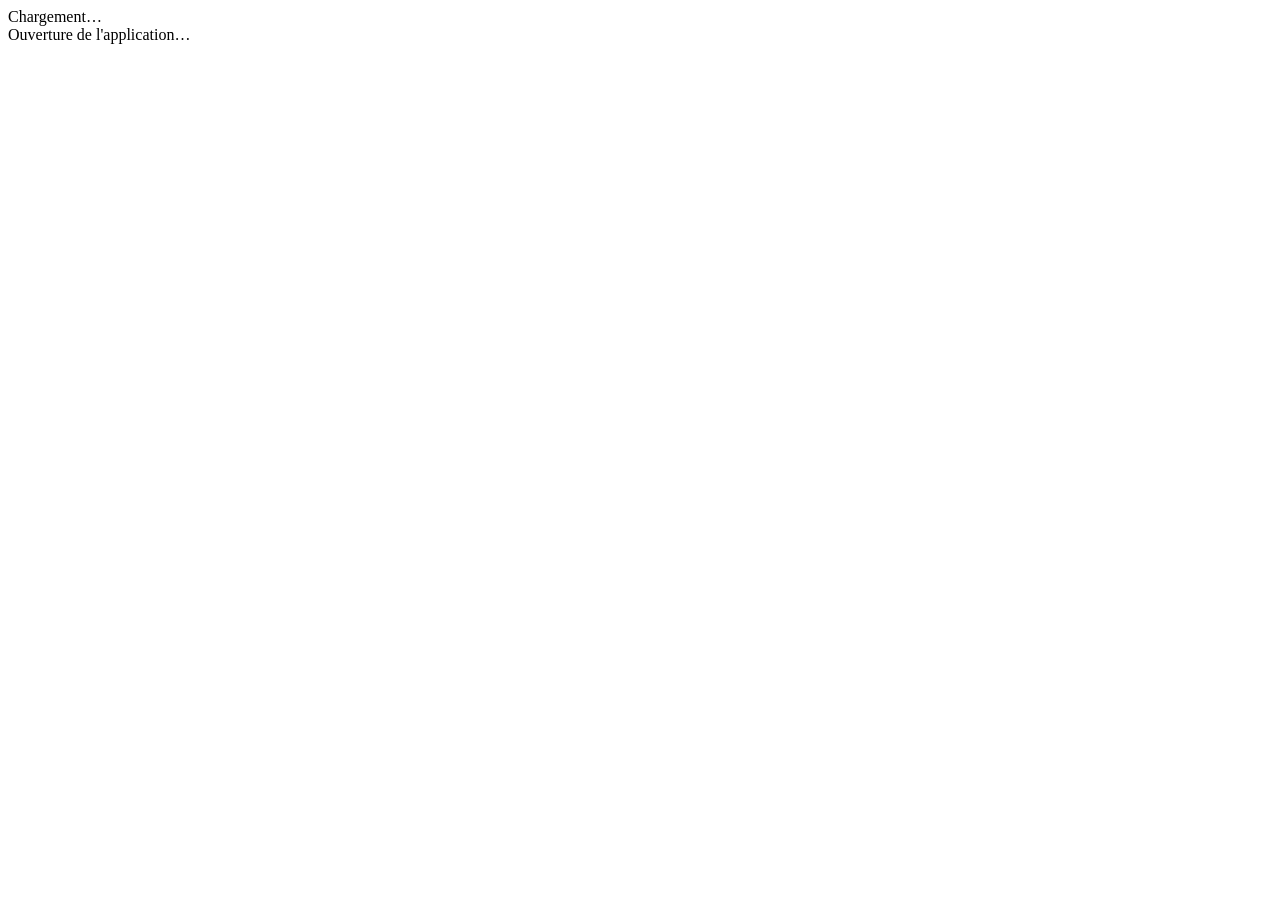
<file: app/index.html>
<!DOCTYPE html>
<html lang="fr">
<head>
<meta charset="utf-8">
<title>BFR Chantier — suivi des installations et formations</title>
<meta name="viewport" content="width=device-width, initial-scale=1, viewport-fit=cover">
<meta name="theme-color" content="#332e72">
<meta name="color-scheme" content="light">
<meta name="apple-mobile-web-app-capable" content="yes">
<meta name="apple-mobile-web-app-title" content="BFR Chantier">
<meta name="description" content="Suivi des journées de chantier : installation, mise en service et formation. Point du soir en PDF envoyé aux responsables. Fonctionne hors connexion.">
<meta name="robots" content="noindex, nofollow">
<!-- Typographies officielles BFR Systems (hors connexion : repli sur les polices du système) -->
<link rel="preconnect" href="https://fonts.googleapis.com">
<link rel="preconnect" href="https://fonts.gstatic.com" crossorigin>
<link href="https://fonts.googleapis.com/css2?family=Open+Sans:wght@400;600;700&family=Poppins:wght@500;600;700;800&display=swap" rel="stylesheet">
<link rel="manifest" href="manifest.json">
<style>/*<!--CSS-->*/</style>
</head>
<body>

<div id="app">
  <header class="topbar">
    <div class="topbar-gauche">
      <div>
        <!--LOGO-BANDEAU--><!-- logo officiel BFR Systems, posé à la construction -->
        <div class="topbar-sous">Chargement…</div>
      </div>
    </div>
  </header>
  <main class="contenu"><div class="vide">Ouverture de l'application…</div></main>
</div>

<div id="toast"></div>

<script>/*<!--MODELE-->*/</script>
<script>/*<!--STORE-->*/</script>
<script>/*<!--USAGE-->*/</script>
<script>/*<!--PDF-->*/</script>
<script>/*<!--ICONS-->*/</script>
<script>/*<!--ANNOT-->*/</script>
<script>/*<!--LOGO-->*/</script>
<script>/*<!--MARQUE-->*/</script>
<script>/*<!--UI-->*/</script>
<script>/*<!--POINTSOIR-->*/</script>
<script>/*<!--ECRANS-->*/</script>
<script>/*<!--APP-->*/</script>
<script>
/* Service worker : application hors connexion (site publié uniquement) */
if ('serviceWorker' in navigator && location.protocol === 'https:') {
  window.addEventListener('load', function () {
    navigator.serviceWorker.register('sw.js').catch(function () { });
  });
}
</script>
</body>
</html>
</file>
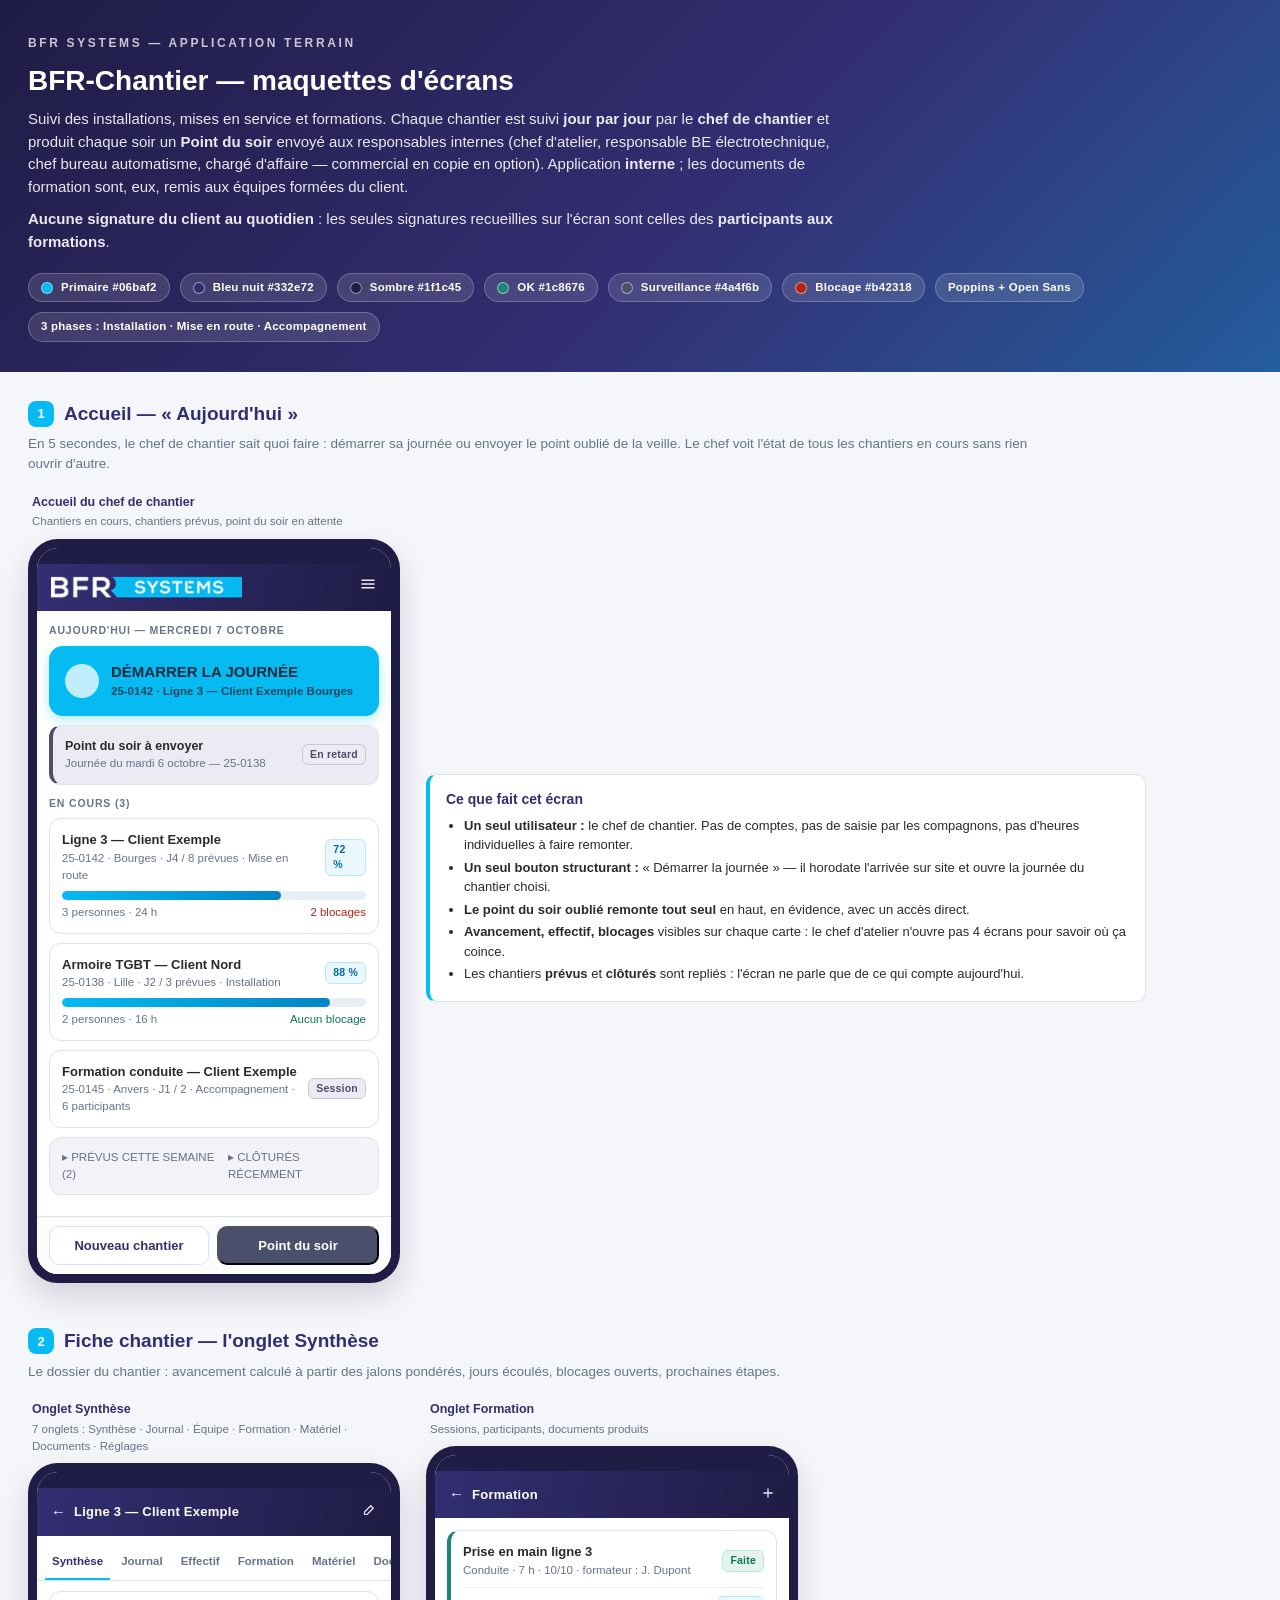
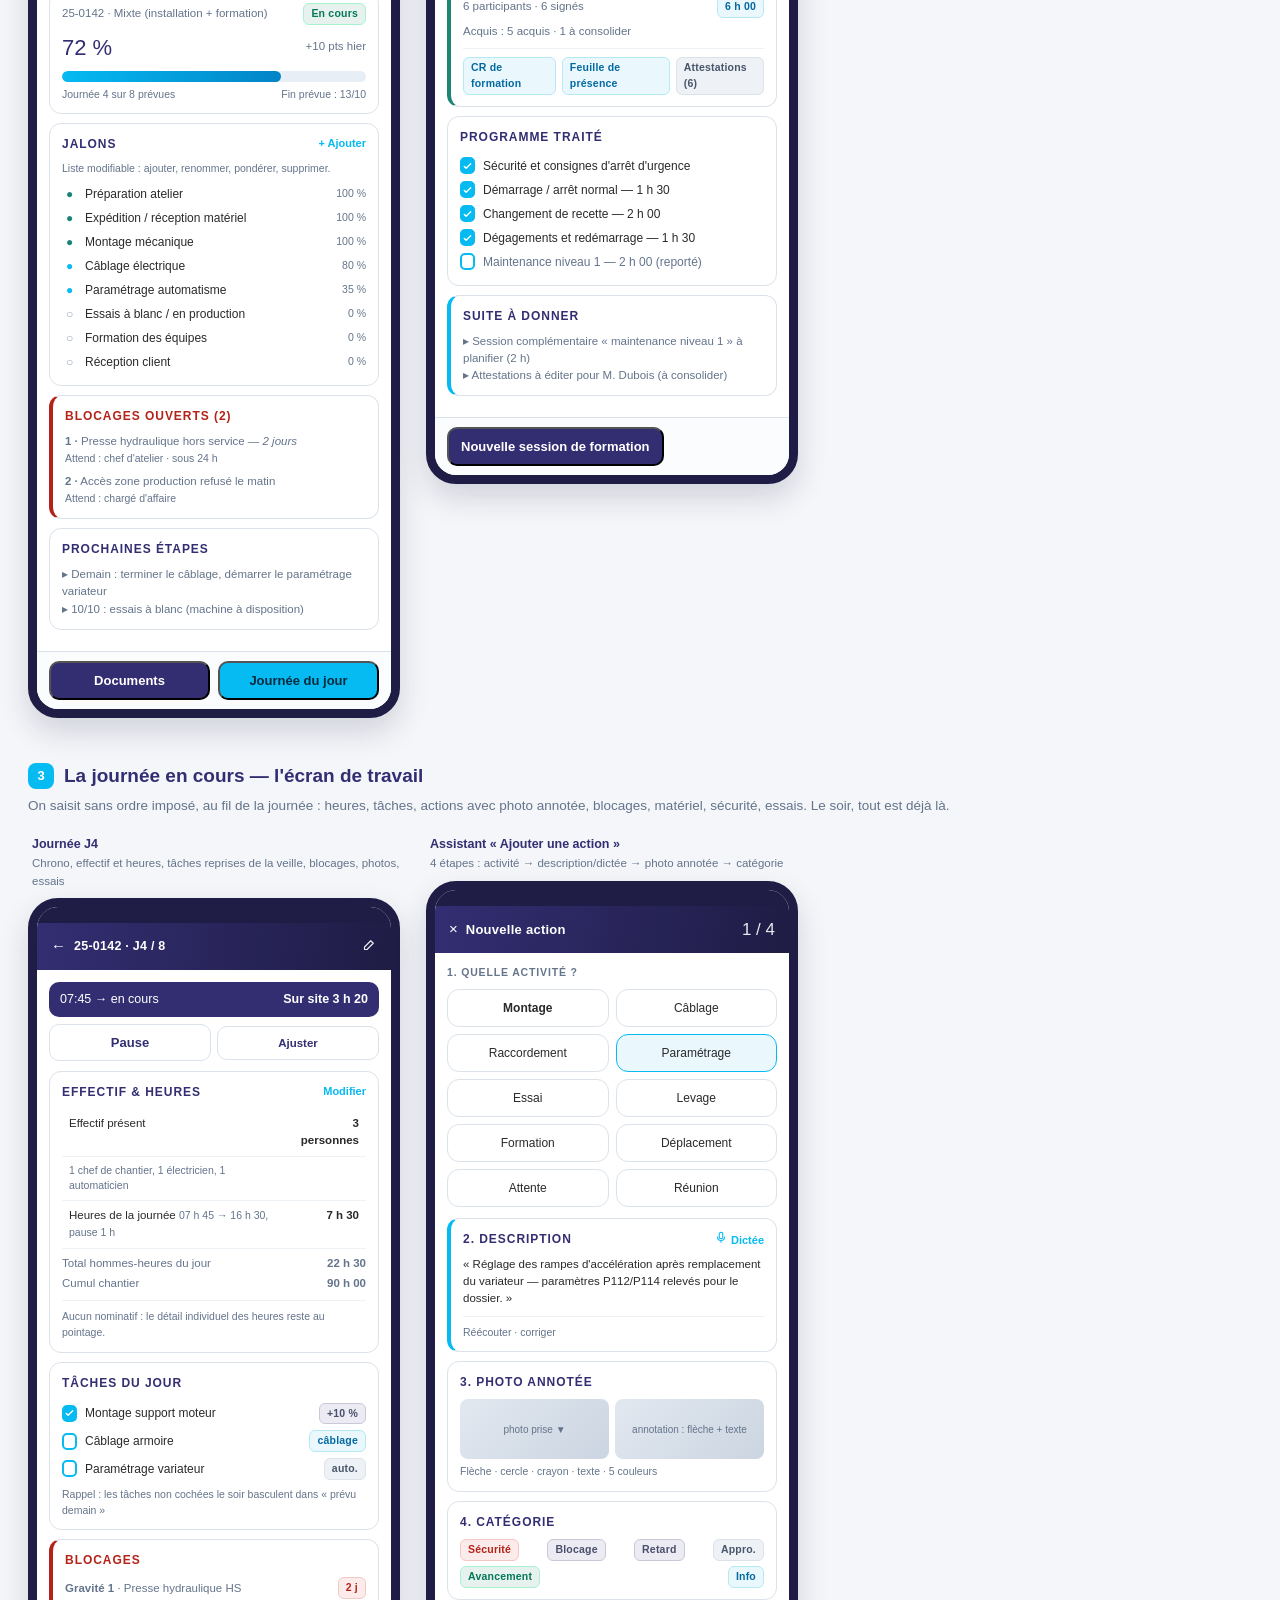
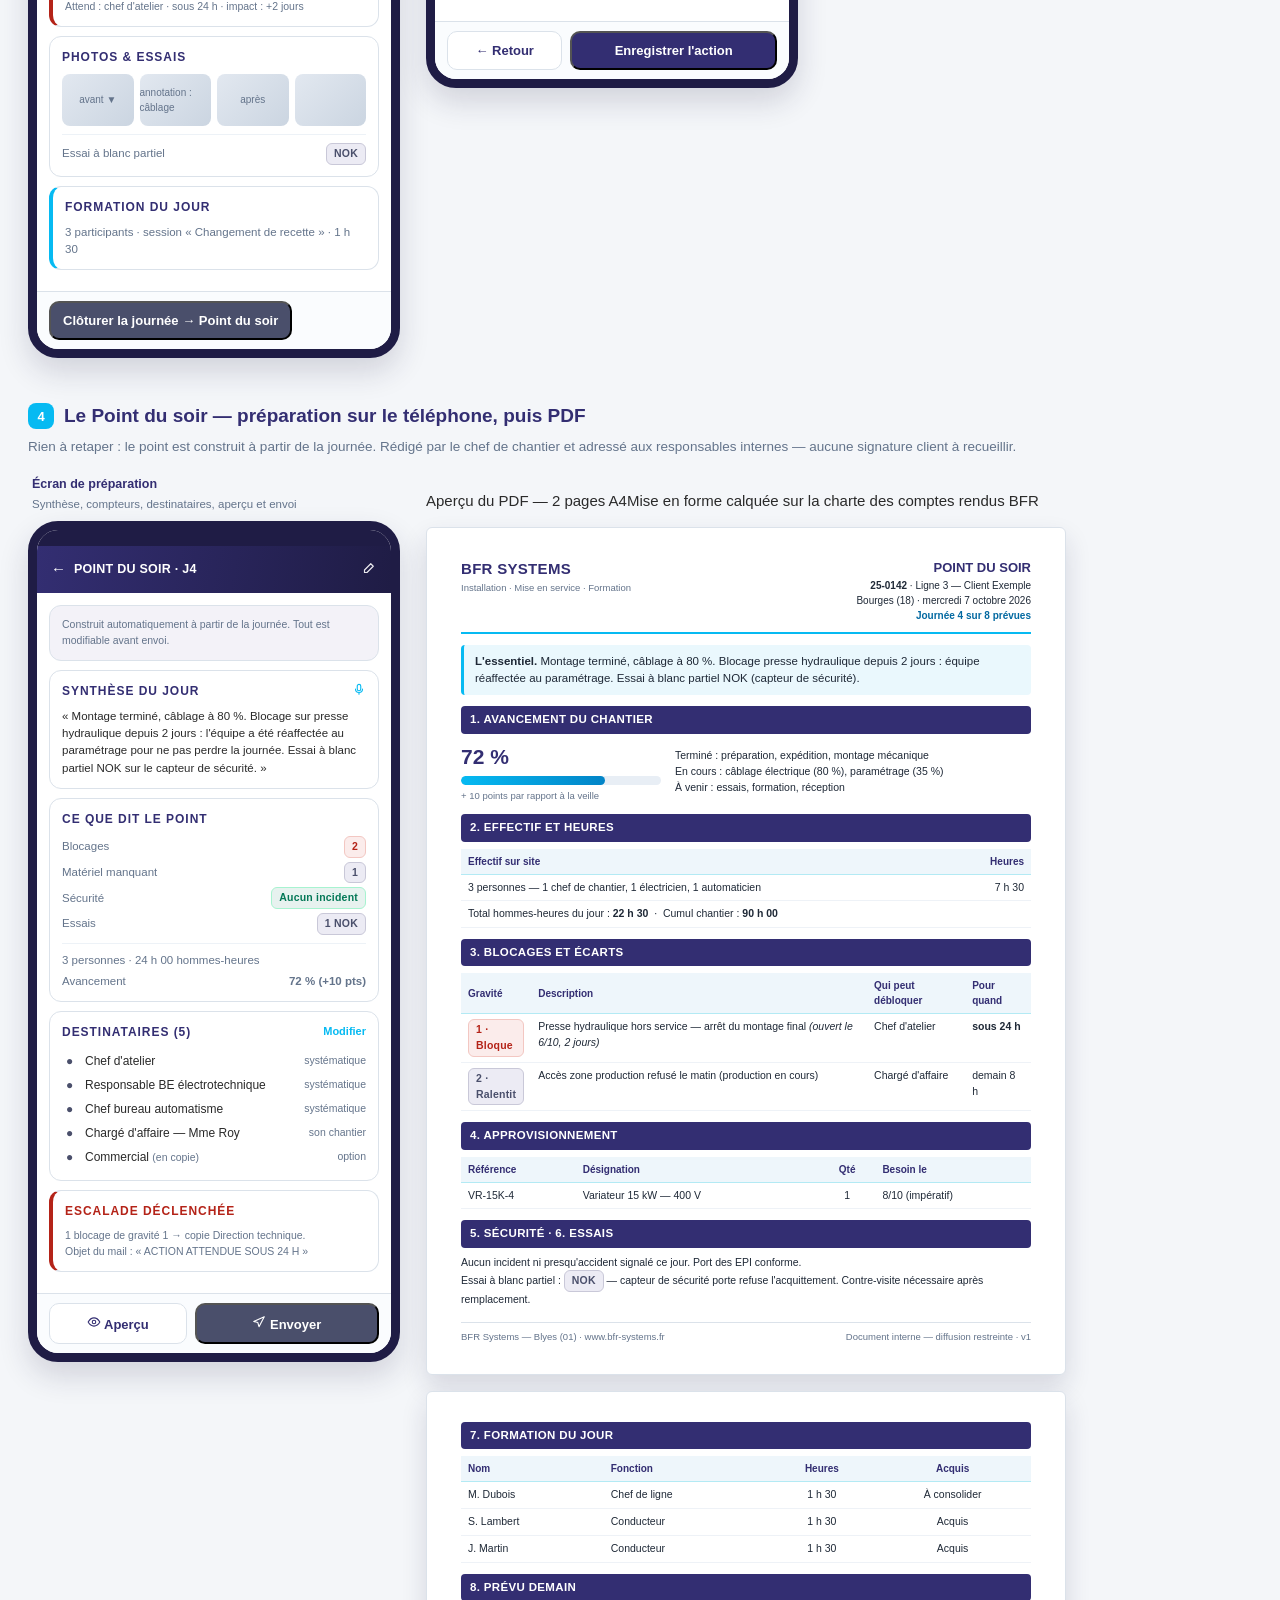
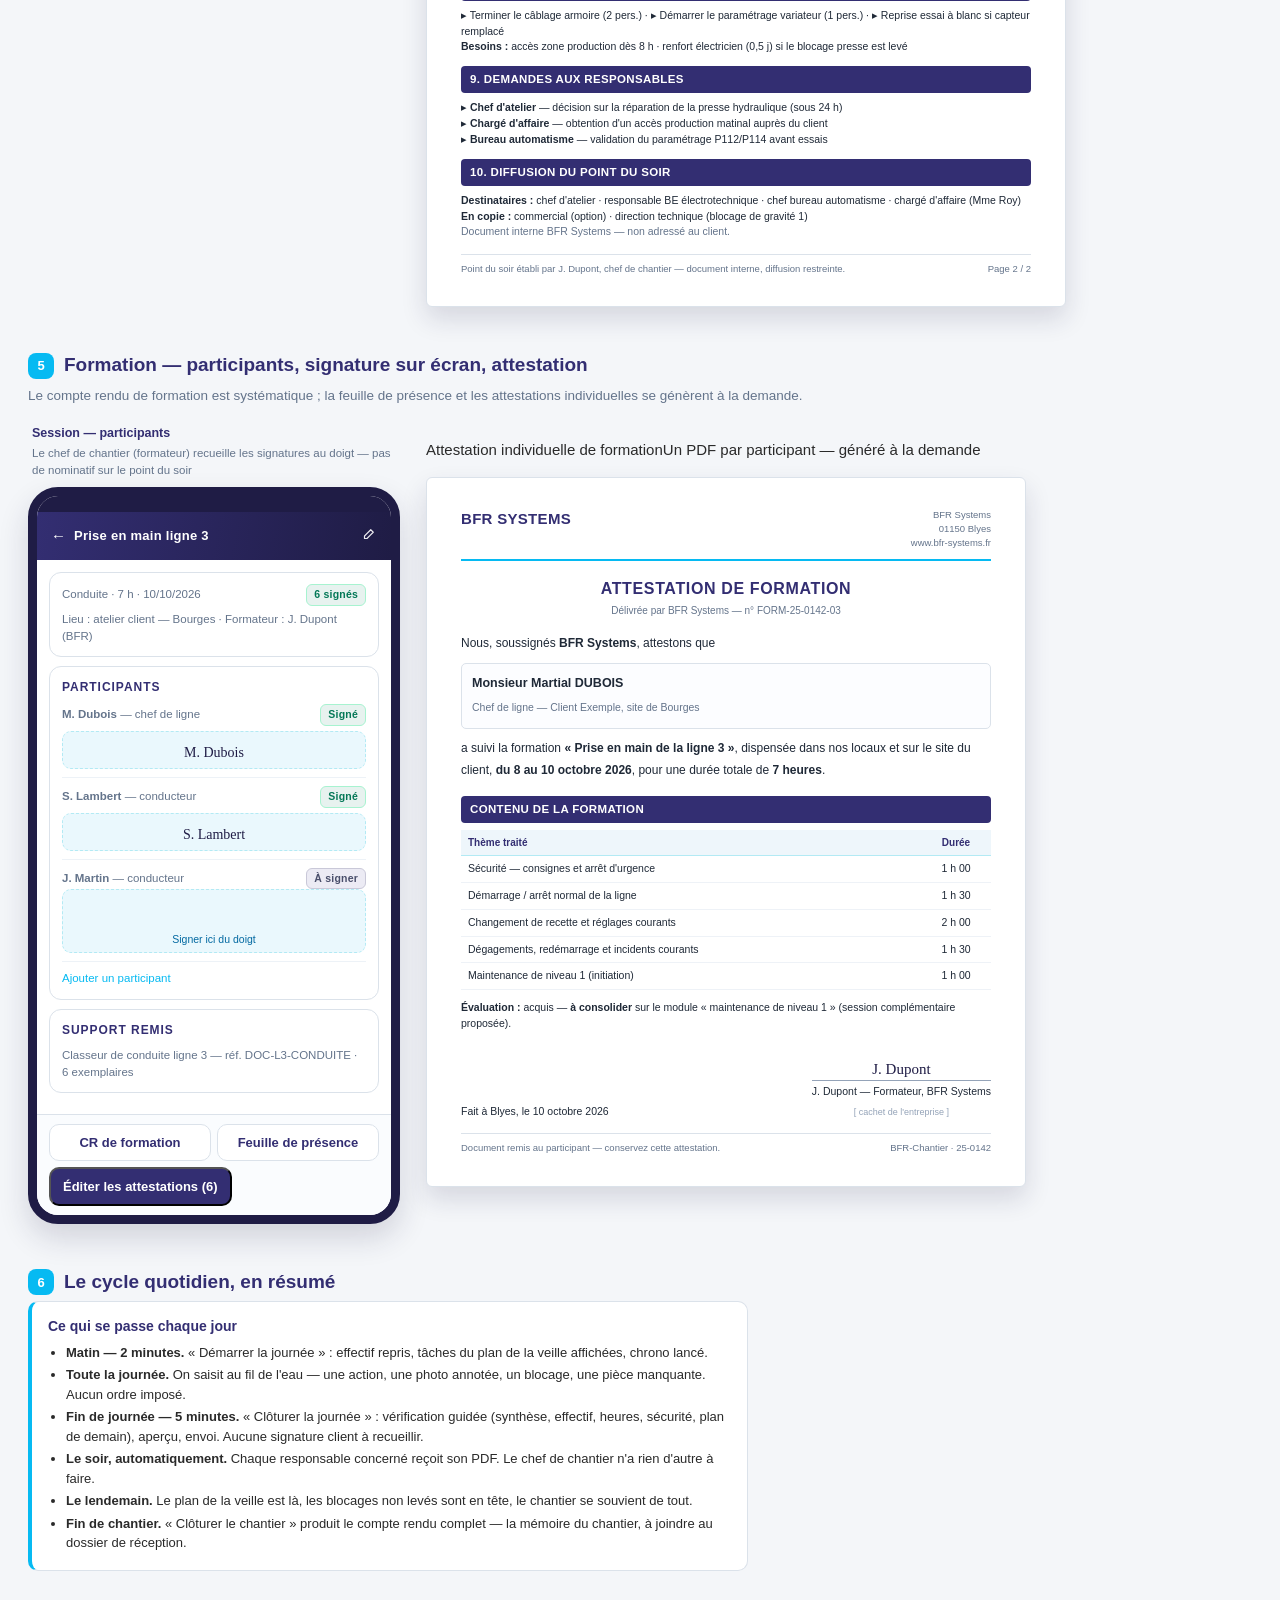
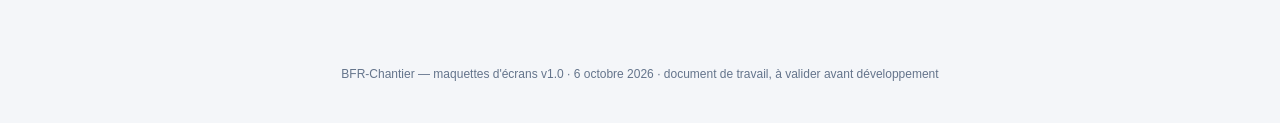
<file: docs/02-MAQUETTES.html>
<!DOCTYPE html>
<html lang="fr">
<head>
<meta charset="utf-8">
<meta name="viewport" content="width=device-width, initial-scale=1">
<title>BFR-Chantier — Maquettes d'écrans</title>
<style>
  :root{
    --bfr-primary:#06baf2; --bfr-primary-light:#eaf8fd; --bfr-primary-border:#b3eaf4;
    --bfr-secondary:#332e72; --bfr-secondary-dark:#1f1c45; --bfr-bg:#f4f6f9;
    --bfr-card:#fff; --bfr-border:#dbe2ea; --bfr-border-light:#edf2f7;
    --bfr-text:#2a2a2a; --bfr-muted:#64748b;
    /* palette de la charte BFR Systems — voir CHARTE-INTERFACE.md */
    --ok:#1c8676; --ok-bg:#e7f2ef; --warn:#4a4f6b; --warn-bg:#ecebf4;
    --dang:#b42318; --dang-bg:#fbeceb;
  }
  *{box-sizing:border-box}
  body{
    margin:0; background:var(--bfr-bg); color:var(--bfr-text);
    font-family:"Open Sans",-apple-system,BlinkMacSystemFont,"Segoe UI",Roboto,Helvetica,Arial,sans-serif;
    font-size:15px; line-height:1.5;
  }
  h1,h2,h3,h4{font-family:Poppins,"Open Sans",sans-serif;margin:0}
  .entete{
    background:linear-gradient(135deg,#1f1c45 0%,#332e72 55%,#06baf2 190%);
    color:#fff; padding:34px 28px 30px;
  }
  .entete .marque{font-size:12px;letter-spacing:.22em;text-transform:uppercase;opacity:.75;font-weight:600}
  .entete h1{font-size:28px;margin:8px 0 6px;font-weight:800}
  .entete p{margin:0;max-width:820px;opacity:.9;font-size:15px}
  .bandeau-palette{display:flex;gap:10px;flex-wrap:wrap;margin-top:20px}
  .pastille{display:flex;align-items:center;gap:8px;background:rgba(255,255,255,.12);border:1px solid rgba(255,255,255,.22);
    border-radius:999px;padding:5px 12px;font-size:11.5px;font-weight:600;letter-spacing:.02em}
  .pastille i{display:block;width:12px;height:12px;border-radius:50%;border:1px solid rgba(255,255,255,.5)}
  main{padding:28px;max-width:1720px;margin:0 auto}
  .section{margin-bottom:44px}
  .section > h2{
    font-size:19px;color:var(--bfr-secondary);font-weight:700;margin-bottom:4px;
    display:flex;align-items:center;gap:10px;
  }
  .section > h2 .num{
    display:inline-flex;align-items:center;justify-content:center;width:26px;height:26px;border-radius:8px;
    background:var(--bfr-primary);color:#fff;font-size:13px;font-weight:800;flex:0 0 auto;
  }
  .section > .chapo{color:var(--bfr-muted);font-size:13.5px;margin:6px 0 18px;max-width:1000px}
  .galerie{display:flex;gap:26px;flex-wrap:wrap;align-items:flex-start}

  /* ---------- cadre téléphone ---------- */
  .ecran{width:372px;flex:0 0 auto}
  .ecran .legende{font-size:12.5px;font-weight:700;color:var(--bfr-secondary);margin:0 0 8px 4px;font-family:Poppins,sans-serif}
  .ecran .legende span{display:block;font-weight:400;color:var(--bfr-muted);font-size:11.5px;margin-top:2px;font-family:"Open Sans",sans-serif}
  .phone{
    background:#fff;border:9px solid var(--bfr-secondary-dark);border-radius:30px;overflow:hidden;
    box-shadow:0 14px 30px rgba(31,28,69,.16);display:flex;flex-direction:column;min-height:612px;
  }
  .phone .notch{height:16px;background:var(--bfr-secondary-dark);flex:0 0 auto}
  .topbar{
    background:linear-gradient(100deg,var(--bfr-secondary) 0%,var(--bfr-secondary-dark) 100%);
    color:#fff;padding:11px 14px;display:flex;align-items:center;justify-content:space-between;flex:0 0 auto
  }
  .topbar .logo{display:flex;align-items:center;gap:8px}
  .topbar .logo b{font-family:Poppins,sans-serif;font-size:14px;font-weight:800;letter-spacing:.02em}
  .topbar .logo .marque{height:22px;width:auto;display:block}
  .topbar .logo em{font-style:normal;background:var(--bfr-primary);color:#08243b;border-radius:5px;padding:2px 6px;font-size:10px;font-weight:800;letter-spacing:.06em}
  .topbar .burger{font-size:17px;opacity:.9}
  .corps{padding:12px;background:#fff;flex:1 1 auto;overflow:hidden}
  .barre_bas{
    flex:0 0 auto;border-top:1px solid var(--bfr-border);background:#fafcfe;padding:9px 12px;display:flex;gap:8px
  }
  .barre_bas .gros{flex:1}

  /* ---------- composants ---------- */
  .bloc{background:#fff;border:1px solid var(--bfr-border);border-radius:12px;padding:11px 12px;margin-bottom:9px}
  .bloc.titre{background:var(--bfr-secondary-light,#f3f2f8);border-color:#e2e0ee}
  .bloc h4{font-size:12px;letter-spacing:.08em;text-transform:uppercase;color:var(--bfr-secondary);margin:0 0 8px;font-weight:700}
  .bloc h4 .pousse{float:right;font-size:11px;color:var(--bfr-primary);text-transform:none;letter-spacing:0;font-weight:600}
  .gros_bouton{
    display:flex;align-items:center;gap:12px;background:var(--bfr-primary);color:#062b3d;border-radius:14px;
    padding:15px 16px;font-family:Poppins,sans-serif;font-weight:800;font-size:15px;box-shadow:0 4px 12px rgba(6,186,242,.32)
  }
  .gros_bouton .rond{width:34px;height:34px;border-radius:50%;background:rgba(255,255,255,.75);display:flex;align-items:center;justify-content:center;font-size:16px}
  .gros_bouton small{display:block;font-family:"Open Sans",sans-serif;font-weight:600;font-size:11.5px;opacity:.8;letter-spacing:0}
  .btn{border-radius:10px;padding:10px 12px;text-align:center;font-weight:700;font-size:13px;font-family:Poppins,sans-serif}
  .btn.p{background:var(--bfr-secondary);color:#fff}
  .btn.s{background:#fff;color:var(--bfr-secondary);border:1px solid var(--bfr-border)}
  .btn.o{background:#4a4f6b;color:#fff}
  .btn.v{background:var(--bfr-primary);color:#062b3d}
  .btn.plein{display:block}
  .ligne{display:flex;align-items:center;gap:9px;justify-content:space-between}
  .petit{font-size:11.5px;color:var(--bfr-muted)}
  .mini{font-size:10.5px;color:var(--bfr-muted)}
  .gras{font-weight:700}
  .sep{border-top:1px solid var(--bfr-border-light);margin:8px 0}
  .tag{display:inline-block;border-radius:6px;padding:2px 7px;font-size:10.5px;font-weight:700;letter-spacing:.02em}
  .tag.bleu{background:var(--bfr-primary-light);color:#0369a1;border:1px solid var(--bfr-primary-border)}
  .tag.ok{background:var(--ok-bg);color:#047857;border:1px solid #a7f3d0}
  .tag.warn{background:var(--warn-bg);color:#4a4f6b;border:1px solid #c9c8d8}
  .tag.dang{background:var(--dang-bg);color:#b42318;border:1px solid #f3c7c2}
  .tag.gris{background:#eef2f7;color:#475569;border:1px solid #dbe2ea}
  .chrono{background:var(--bfr-secondary);color:#fff;border-radius:10px;padding:8px 11px;display:flex;align-items:center;justify-content:space-between;font-size:12.5px}
  .chrono b{font-family:Poppins,sans-serif}
  .barre{height:9px;border-radius:99px;background:#e8eef5;overflow:hidden;margin:7px 0 3px}
  .barre i{display:block;height:100%;border-radius:99px;background:linear-gradient(90deg,#06baf2,#0284c7)}
  .case{width:17px;height:17px;border-radius:5px;border:2px solid var(--bfr-primary);display:inline-flex;align-items:center;justify-content:center;font-size:11px;color:#fff;background:var(--bfr-primary);flex:0 0 auto}
  .case.vide{background:#fff}
  .onglets{display:flex;gap:4px;border-bottom:1px solid var(--bfr-border);margin:-2px -12px 10px;padding:0 8px;overflow:hidden}
  .onglets span{font-size:11.5px;font-weight:700;color:var(--bfr-muted);padding:7px 7px 8px;white-space:nowrap}
  .onglets span.on{color:var(--bfr-secondary);border-bottom:2.5px solid var(--bfr-primary)}
  .jalon{display:flex;align-items:center;gap:8px;font-size:12px;padding:3px 0}
  .jalon em{width:15px;flex:0 0 auto;text-align:center;font-style:normal}
  .tableau{width:100%;border-collapse:collapse;font-size:11.5px}
  .tableau th{background:var(--bfr-secondary);color:#fff;text-align:left;padding:6px 7px;font-size:10.5px;font-weight:700}
  .tableau td{padding:6px 7px;border-bottom:1px solid var(--bfr-border-light);vertical-align:top}
  .signature{border:1.5px dashed var(--bfr-primary-border);border-radius:9px;background:var(--bfr-primary-light);height:64px;
    display:flex;align-items:flex-end;justify-content:center;padding-bottom:5px;font-size:10.5px;color:#0369a1}
  .photo{background:linear-gradient(135deg,#e2e8f0,#cbd5e1);border-radius:8px;display:flex;align-items:center;justify-content:center;color:#64748b;font-size:10px}
  .vignettes{display:flex;gap:6px}
  .vignettes .photo{flex:1;height:52px}

  /* ---------- feuille A4 (aperçu PDF) ---------- */
  .feuille{
    width:640px;background:#fff;border:1px solid var(--bfr-border);border-radius:6px;padding:30px 34px;
    box-shadow:0 12px 26px rgba(31,28,69,.14);font-size:11.5px;color:#1f2937;flex:0 0 auto
  }
  .feuille h3{font-size:15px;color:var(--bfr-secondary);margin:0 0 2px}
  .feuille .entete_pdf{display:flex;justify-content:space-between;align-items:flex-start;border-bottom:2.5px solid var(--bfr-primary);padding-bottom:9px;margin-bottom:11px}
  .feuille .entete_pdf .bloc_logo{font-family:Poppins,sans-serif;font-weight:800;color:var(--bfr-secondary);font-size:15px;letter-spacing:.02em}
  .bandeau_cyan{background:var(--bfr-secondary);color:#fff;font-family:Poppins,sans-serif;font-weight:700;font-size:11.5px;
    padding:5px 9px;border-radius:4px;margin:11px 0 7px;letter-spacing:.03em}
  .encadre{background:var(--bfr-primary-light);border-left:3.5px solid var(--bfr-primary);border-radius:4px;padding:8px 11px;margin:7px 0}
  .feuille table{width:100%;border-collapse:collapse;font-size:10.5px}
  .feuille th{background:#eef6fb;color:var(--bfr-secondary);text-align:left;padding:5px 7px;border-bottom:1px solid var(--bfr-primary-border);font-size:10px}
  .feuille td{padding:5px 7px;border-bottom:1px solid #eef2f7;vertical-align:top}
  .feuille .pied{margin-top:14px;border-top:1px solid var(--bfr-border);padding-top:7px;font-size:9.5px;color:#64748b;display:flex;justify-content:space-between;gap:14px}
  .sig_manuscrite{font-family:"Segoe Script","Bradley Hand",cursive;font-size:16px;color:#1f1c45}

  .encart{background:#fff;border:1px solid var(--bfr-border);border-left:4px solid var(--bfr-primary);border-radius:10px;padding:14px 16px;max-width:720px}
  .encart h3{font-size:14px;color:var(--bfr-secondary);margin-bottom:6px}
  .encart ul{margin:6px 0 0 18px;padding:0}
  .encart li{font-size:13px;margin-bottom:3px}
  footer{padding:22px 28px 40px;color:var(--bfr-muted);font-size:12px;text-align:center}
</style>
</head>
<body>

<header class="entete">
  <div class="marque">BFR Systems — application terrain</div>
  <h1>BFR-Chantier — maquettes d'écrans</h1>
  <p>Suivi des installations, mises en service et formations. Chaque chantier est suivi <b>jour par jour</b> par le <b>chef de chantier</b> et produit chaque soir un <b>Point du soir</b> envoyé aux responsables internes (chef d'atelier, responsable BE électrotechnique, chef bureau automatisme, chargé d'affaire — commercial en copie en option). Application <b>interne</b> ; les documents de formation sont, eux, remis aux équipes formées du client.</p>
  <p style="margin-top:10px"><b>Aucune signature du client au quotidien</b> : les seules signatures recueillies sur l'écran sont celles des <b>participants aux formations</b>.</p>
  <div class="bandeau-palette">
    <span class="pastille"><i style="background:#06baf2"></i>Primaire #06baf2</span>
    <span class="pastille"><i style="background:#332e72"></i>Bleu nuit #332e72</span>
    <span class="pastille"><i style="background:#1f1c45"></i>Sombre #1f1c45</span>
    <span class="pastille"><i style="background:#1c8676"></i>OK #1c8676</span>
    <span class="pastille"><i style="background:#4a4f6b"></i>Surveillance #4a4f6b</span>
    <span class="pastille"><i style="background:#b42318"></i>Blocage #b42318</span>
    <span class="pastille">Poppins + Open Sans</span>
    <span class="pastille">3 phases : Installation · Mise en route · Accompagnement</span>
  </div>
</header>

<main>

  <!-- ============ 1. ACCUEIL ============ -->
  <section class="section">
    <h2><span class="num">1</span>Accueil — « Aujourd'hui »</h2>
    <p class="chapo">En 5 secondes, le chef de chantier sait quoi faire : démarrer sa journée ou envoyer le point oublié de la veille. Le chef voit l'état de tous les chantiers en cours sans rien ouvrir d'autre.</p>
    <div class="galerie">

      <div class="ecran">
        <p class="legende">Accueil du chef de chantier<span>Chantiers en cours, chantiers prévus, point du soir en attente</span></p>
        <div class="phone">
          <div class="notch"></div>
          <div class="topbar">
            <div class="logo"><img class="marque" src="[data-uri]" alt="BFR Systems"></div>
            <div class="burger"><svg viewBox="0 0 24 24" width="18" height="18" fill="none" stroke="currentColor" stroke-width="2" stroke-linecap="round"><path d="M4 7h16M4 12h16M4 17h16"/></svg></div>
          </div>
          <div class="corps">

            <div class="mini" style="text-transform:uppercase;letter-spacing:.08em;font-weight:700;margin-bottom:7px">Aujourd'hui — mercredi 7 octobre</div>

            <div class="gros_bouton">
 <div class="rond"></div>
              <div>DÉMARRER LA JOURNÉE<small>25-0142 · Ligne 3 — Client Exemple Bourges</small></div>
            </div>

            <div style="height:9px"></div>
            <div class="bloc" style="border-left:4px solid var(--warn);background:var(--warn-bg)">
              <div class="ligne">
                <div>
 <div class="gras" style="font-size:12.5px"> Point du soir à envoyer</div>
                  <div class="petit">Journée du mardi 6 octobre — 25-0138</div>
                </div>
                <span class="tag warn">En retard</span>
              </div>
            </div>

            <h4 style="font-size:10.5px;letter-spacing:.08em;text-transform:uppercase;color:var(--bfr-muted);margin:11px 0 7px">En cours (3)</h4>

            <div class="bloc">
              <div class="ligne">
                <div>
                  <div class="gras" style="font-size:13px">Ligne 3 — Client Exemple</div>
                  <div class="petit">25-0142 · Bourges · J4 / 8 prévues · Mise en route</div>
                </div>
                <span class="tag bleu">72 %</span>
              </div>
              <div class="barre"><i style="width:72%"></i></div>
              <div class="ligne petit" style="margin-top:4px">
 <span> 3 personnes · 24 h</span><span style="color:#b42318"> 2 blocages</span>
              </div>
            </div>

            <div class="bloc">
              <div class="ligne">
                <div>
                  <div class="gras" style="font-size:13px">Armoire TGBT — Client Nord</div>
                  <div class="petit">25-0138 · Lille · J2 / 3 prévues · Installation</div>
                </div>
                <span class="tag bleu">88 %</span>
              </div>
              <div class="barre"><i style="width:88%"></i></div>
 <div class="ligne petit" style="margin-top:4px"><span> 2 personnes · 16 h</span><span style="color:#047857">Aucun blocage</span></div>
            </div>

            <div class="bloc">
              <div class="ligne">
                <div>
                  <div class="gras" style="font-size:13px">Formation conduite — Client Exemple</div>
 <div class="petit">25-0145 · Anvers · J1 / 2 · Accompagnement · 6 participants</div>
                </div>
                <span class="tag warn">Session</span>
              </div>
            </div>

            <div class="bloc titre">
              <div class="ligne petit"><span>▸ PRÉVUS CETTE SEMAINE (2)</span><span>▸ CLÔTURÉS RÉCEMMENT</span></div>
            </div>
          </div>
          <div class="barre_bas">
 <button class="btn s" style="flex:1"> Nouveau chantier</button>
            <button class="btn o" style="flex:1">Point du soir</button>
          </div>
        </div>
      </div>

      <div class="encart" style="align-self:center">
        <h3>Ce que fait cet écran</h3>
        <ul>
          <li><b>Un seul utilisateur :</b> le chef de chantier. Pas de comptes, pas de saisie par les compagnons, pas d'heures individuelles à faire remonter.</li>
          <li><b>Un seul bouton structurant :</b> « Démarrer la journée » — il horodate l'arrivée sur site et ouvre la journée du chantier choisi.</li>
          <li><b>Le point du soir oublié remonte tout seul</b> en haut, en évidence, avec un accès direct.</li>
          <li><b>Avancement, effectif, blocages</b> visibles sur chaque carte : le chef d'atelier n'ouvre pas 4 écrans pour savoir où ça coince.</li>
          <li>Les chantiers <b>prévus</b> et <b>clôturés</b> sont repliés : l'écran ne parle que de ce qui compte aujourd'hui.</li>
        </ul>
      </div>

    </div>
  </section>

  <!-- ============ 2. FICHE CHANTIER ============ -->
  <section class="section">
    <h2><span class="num">2</span>Fiche chantier — l'onglet Synthèse</h2>
    <p class="chapo">Le dossier du chantier : avancement calculé à partir des jalons pondérés, jours écoulés, blocages ouverts, prochaines étapes.</p>
    <div class="galerie">

      <div class="ecran">
        <p class="legende">Onglet Synthèse<span>7 onglets : Synthèse · Journal · Équipe · Formation · Matériel · Documents · Réglages</span></p>
        <div class="phone">
          <div class="notch"></div>
          <div class="topbar">
            <div class="logo"><span style="font-size:15px">←</span><b style="font-size:13px">Ligne 3 — Client Exemple</b></div>
            <div class="burger"><svg viewBox="0 0 24 24" width="15" height="15" fill="none" stroke="currentColor" stroke-width="1.9" stroke-linecap="round" stroke-linejoin="round"><path d="M4 20h4l10-10-4-4L4 16v4z"/></svg></div>
          </div>
          <div class="corps">
            <div class="onglets">
              <span class="on">Synthèse</span><span>Journal</span><span>Effectif</span><span>Formation</span><span>Matériel</span><span>Documents</span>
            </div>

            <div class="bloc">
              <div class="ligne petit"><span>25-0142 · Mixte (installation + formation)</span><span class="tag ok">En cours</span></div>
              <div class="ligne" style="margin-top:6px"><span class="gros" style="font-family:Poppins,sans-serif;font-size:22px;color:var(--bfr-secondary)">72 %</span>
                <span class="petit">+10 pts hier</span></div>
              <div class="barre" style="height:11px"><i style="width:72%"></i></div>
              <div class="ligne mini" style="margin-top:5px">
                <span>Journée 4 sur 8 prévues</span><span>Fin prévue : 13/10</span>
              </div>
            </div>

            <div class="bloc">
              <h4>Jalons <span class="pousse">+ Ajouter</span></h4>
              <p class="mini" style="margin:0 0 5px">Liste modifiable : ajouter, renommer, pondérer, supprimer.</p>
              <div class="jalon"><em style="color:#1c8676">●</em><span style="flex:1">Préparation atelier</span><span class="mini">100 %</span></div>
              <div class="jalon"><em style="color:#1c8676">●</em><span style="flex:1">Expédition / réception matériel</span><span class="mini">100 %</span></div>
              <div class="jalon"><em style="color:#1c8676">●</em><span style="flex:1">Montage mécanique</span><span class="mini">100 %</span></div>
              <div class="jalon"><em style="color:#06baf2">●</em><span style="flex:1">Câblage électrique</span><span class="mini">80 %</span></div>
              <div class="jalon"><em style="color:#06baf2">●</em><span style="flex:1">Paramétrage automatisme</span><span class="mini">35 %</span></div>
              <div class="jalon"><em style="color:#94a3b8">○</em><span style="flex:1">Essais à blanc / en production</span><span class="mini">0 %</span></div>
 <div class="jalon"><em style="color:#94a3b8">○</em><span style="flex:1"> Formation des équipes</span><span class="mini">0 %</span></div>
              <div class="jalon"><em style="color:#94a3b8">○</em><span style="flex:1">Réception client</span><span class="mini">0 %</span></div>
            </div>

            <div class="bloc" style="border-left:4px solid var(--dang)">
 <h4 style="color:#b42318"> Blocages ouverts (2)</h4>
              <div class="petit" style="margin-bottom:5px"><b>1 ·</b> Presse hydraulique hors service — <i>2 jours</i><br><span class="mini">Attend : chef d'atelier · sous 24 h</span></div>
              <div class="petit"><b>2 ·</b> Accès zone production refusé le matin<br><span class="mini">Attend : chargé d'affaire</span></div>
            </div>

            <div class="bloc">
              <h4>Prochaines étapes</h4>
              <div class="petit">▸ Demain : terminer le câblage, démarrer le paramétrage variateur</div>
              <div class="petit">▸ 10/10 : essais à blanc (machine à disposition)</div>
            </div>
          </div>
          <div class="barre_bas">
 <button class="btn p" style="flex:1"> Documents</button>
 <button class="btn v" style="flex:1"> Journée du jour</button>
          </div>
        </div>
      </div>

      <div class="ecran">
        <p class="legende">Onglet Formation<span>Sessions, participants, documents produits</span></p>
        <div class="phone">
          <div class="notch"></div>
          <div class="topbar">
            <div class="logo"><span style="font-size:15px">←</span><b style="font-size:13px">Formation</b></div>
            <div class="burger"><svg viewBox="0 0 24 24" width="14" height="14" fill="none" stroke="currentColor" stroke-width="2.2" stroke-linecap="round"><path d="M12 5v14M5 12h14"/></svg></div>
          </div>
          <div class="corps">
            <div class="bloc" style="border-left:4px solid var(--ok)">
              <div class="ligne">
 <div><div class="gras" style="font-size:13px"> Prise en main ligne 3</div>
                  <div class="petit">Conduite · 7 h · 10/10 · formateur : J. Dupont</div></div>
                <span class="tag ok">Faite</span>
              </div>
              <div class="sep"></div>
 <div class="ligne petit"><span> 6 participants · 6 signés</span><span class="tag bleu">6 h 00</span></div>
              <div class="ligne petit" style="margin-top:5px"><span>Acquis : 5 acquis · 1 à consolider</span></div>
              <div class="sep"></div>
              <div class="ligne" style="gap:6px">
 <span class="tag bleu"> CR de formation</span>
 <span class="tag bleu"> Feuille de présence</span>
 <span class="tag gris"> Attestations (6)</span>
              </div>
            </div>

            <div class="bloc">
              <h4>Programme traité</h4>
              <div class="jalon"><em class="case"><svg viewBox="0 0 24 24" width="12" height="12" fill="none" stroke="#fff" stroke-width="3" stroke-linecap="round" stroke-linejoin="round"><path d="M5 13l4 4L19 7"/></svg></em><span style="flex:1">Sécurité et consignes d'arrêt d'urgence</span></div>
              <div class="jalon"><em class="case"><svg viewBox="0 0 24 24" width="12" height="12" fill="none" stroke="#fff" stroke-width="3" stroke-linecap="round" stroke-linejoin="round"><path d="M5 13l4 4L19 7"/></svg></em><span style="flex:1">Démarrage / arrêt normal — 1 h 30</span></div>
              <div class="jalon"><em class="case"><svg viewBox="0 0 24 24" width="12" height="12" fill="none" stroke="#fff" stroke-width="3" stroke-linecap="round" stroke-linejoin="round"><path d="M5 13l4 4L19 7"/></svg></em><span style="flex:1">Changement de recette — 2 h 00</span></div>
              <div class="jalon"><em class="case"><svg viewBox="0 0 24 24" width="12" height="12" fill="none" stroke="#fff" stroke-width="3" stroke-linecap="round" stroke-linejoin="round"><path d="M5 13l4 4L19 7"/></svg></em><span style="flex:1">Dégagements et redémarrage — 1 h 30</span></div>
              <div class="jalon"><em class="case vide"></em><span style="flex:1;color:var(--bfr-muted)">Maintenance niveau 1 — 2 h 00 (reporté)</span></div>
            </div>

            <div class="bloc" style="border-left:4px solid var(--bfr-primary)">
              <h4>Suite à donner</h4>
              <div class="petit">▸ Session complémentaire « maintenance niveau 1 » à planifier (2 h)</div>
              <div class="petit">▸ Attestations à éditer pour M. Dubois (à consolider)</div>
            </div>
          </div>
          <div class="barre_bas">
 <button class="btn p plein"> Nouvelle session de formation</button>
          </div>
        </div>
      </div>

    </div>
  </section>

  <!-- ============ 3. JOURNÉE ============ -->
  <section class="section">
    <h2><span class="num">3</span>La journée en cours — l'écran de travail</h2>
    <p class="chapo">On saisit sans ordre imposé, au fil de la journée : heures, tâches, actions avec photo annotée, blocages, matériel, sécurité, essais. Le soir, tout est déjà là.</p>
    <div class="galerie">

      <div class="ecran">
        <p class="legende">Journée J4<span>Chrono, effectif et heures, tâches reprises de la veille, blocages, photos, essais</span></p>
        <div class="phone">
          <div class="notch"></div>
          <div class="topbar">
            <div class="logo"><span style="font-size:15px">←</span><b style="font-size:12.5px">25-0142 · J4 / 8</b></div>
            <div class="burger"><svg viewBox="0 0 24 24" width="15" height="15" fill="none" stroke="currentColor" stroke-width="1.9" stroke-linecap="round" stroke-linejoin="round"><path d="M4 20h4l10-10-4-4L4 16v4z"/></svg></div>
          </div>
          <div class="corps">

            <div class="chrono">
 <span> 07:45 → en cours</span><b>Sur site 3 h 20</b>
            </div>
            <div class="ligne" style="gap:6px;margin:7px 0 10px">
 <button class="btn s" style="flex:1"> Pause</button>
 <button class="btn s" style="flex:1;font-size:11.5px"> Ajuster</button>
            </div>

            <div class="bloc">
              <h4>Effectif &amp; heures <span class="pousse">Modifier</span></h4>
              <table class="tableau">
                <tr><td>Effectif présent</td><td style="text-align:right"><b>3 personnes</b></td></tr>
                <tr><td class="mini">1 chef de chantier, 1 électricien, 1 automaticien</td><td></td></tr>
                <tr><td>Heures de la journée <span class="mini">07 h 45 → 16 h 30, pause 1 h</span></td><td style="text-align:right"><b>7 h 30</b></td></tr>
              </table>
              <div class="ligne petit" style="margin-top:6px"><span>Total hommes-heures du jour</span><b>22 h 30</b></div>
              <div class="ligne petit" style="margin-top:3px"><span>Cumul chantier</span><b>90 h 00</b></div>
              <div class="sep"></div>
              <div class="mini">Aucun nominatif : le détail individuel des heures reste au pointage.</div>
            </div>

            <div class="bloc">
 <h4>Tâches du jour <span class="pousse"></span></h4>
              <div class="jalon"><em class="case"><svg viewBox="0 0 24 24" width="12" height="12" fill="none" stroke="#fff" stroke-width="3" stroke-linecap="round" stroke-linejoin="round"><path d="M5 13l4 4L19 7"/></svg></em><span style="flex:1">Montage support moteur</span><span class="tag warn">+10 %</span></div>
              <div class="jalon"><em class="case vide"></em><span style="flex:1">Câblage armoire</span><span class="tag bleu">câblage</span></div>
              <div class="jalon"><em class="case vide"></em><span style="flex:1">Paramétrage variateur</span><span class="tag gris">auto.</span></div>
              <div class="mini" style="margin-top:4px">Rappel : les tâches non cochées le soir basculent dans « prévu demain »</div>
            </div>

            <div class="bloc" style="border-left:4px solid var(--dang)">
 <h4 style="color:#b42318"> Blocages <span class="pousse"></span></h4>
              <div class="ligne petit"><span><b>Gravité 1</b> · Presse hydraulique HS</span><span class="tag dang">2 j</span></div>
              <div class="mini">Attend : chef d'atelier · sous 24 h · impact : +2 jours</div>
            </div>

            <div class="bloc">
              <h4>Photos &amp; essais</h4>
              <div class="vignettes">
                <div class="photo">avant ▼</div><div class="photo">annotation : câblage</div>
 <div class="photo">après</div><div class="photo"></div>
              </div>
              <div class="sep"></div>
 <div class="ligne petit"><span> Essai à blanc partiel</span><span class="tag warn">NOK</span></div>
            </div>

            <div class="bloc" style="border-left:4px solid var(--bfr-primary)">
 <h4> Formation du jour</h4>
              <div class="petit">3 participants · session « Changement de recette » · 1 h 30</div>
            </div>

          </div>
          <div class="barre_bas" style="flex-wrap:wrap">
            <button class="btn o plein">Clôturer la journée → Point du soir</button>
          </div>
        </div>
      </div>

      <div class="ecran">
        <p class="legende">Assistant « Ajouter une action »<span>4 étapes : activité → description/dictée → photo annotée → catégorie</span></p>
        <div class="phone">
          <div class="notch"></div>
          <div class="topbar">
            <div class="logo"><span style="font-size:15px">×</span><b style="font-size:13px">Nouvelle action</b></div>
            <div class="burger">1 / 4</div>
          </div>
          <div class="corps">
            <div class="mini" style="text-transform:uppercase;font-weight:700;letter-spacing:.08em;margin-bottom:8px">1. Quelle activité ?</div>
            <div style="display:grid;grid-template-columns:1fr 1fr;gap:7px;margin-bottom:11px">
 <div class="bloc" style="text-align:center;margin:0;padding:9px 5px;font-size:12px;font-weight:700"> Montage</div>
 <div class="bloc" style="text-align:center;margin:0;padding:9px 5px;font-size:12px"> Câblage</div>
 <div class="bloc" style="text-align:center;margin:0;padding:9px 5px;font-size:12px"> Raccordement</div>
 <div class="bloc" style="text-align:center;margin:0;padding:9px 5px;font-size:12px;border-color:var(--bfr-primary);background:var(--bfr-primary-light)"> Paramétrage</div>
 <div class="bloc" style="text-align:center;margin:0;padding:9px 5px;font-size:12px"> Essai</div>
 <div class="bloc" style="text-align:center;margin:0;padding:9px 5px;font-size:12px"> Levage</div>
 <div class="bloc" style="text-align:center;margin:0;padding:9px 5px;font-size:12px"> Formation</div>
 <div class="bloc" style="text-align:center;margin:0;padding:9px 5px;font-size:12px"> Déplacement</div>
 <div class="bloc" style="text-align:center;margin:0;padding:9px 5px;font-size:12px"> Attente</div>
 <div class="bloc" style="text-align:center;margin:0;padding:9px 5px;font-size:12px"> Réunion</div>
            </div>

            <div class="bloc" style="border-left:4px solid var(--bfr-primary)">
              <h4>2. Description <span class="pousse"><svg viewBox="0 0 24 24" width="14" height="14" fill="none" stroke="currentColor" stroke-width="1.9" stroke-linecap="round"><path d="M12 4a3 3 0 0 1 3 3v5a3 3 0 0 1-6 0V7a3 3 0 0 1 3-3z"/><path d="M6 12a6 6 0 0 0 12 0M12 18v3"/></svg> Dictée</span></h4>
              <div class="petit" style="min-height:38px;color:var(--bfr-text)">« Réglage des rampes d'accélération après remplacement du variateur — paramètres P112/P114 relevés pour le dossier. »</div>
              <div class="sep"></div>
              <div class="mini">Réécouter · corriger</div>
            </div>

            <div class="bloc">
              <h4>3. Photo annotée</h4>
              <div class="vignettes"><div class="photo" style="height:60px">photo prise ▼</div><div class="photo" style="height:60px">annotation : flèche + texte</div></div>
              <div class="mini" style="margin-top:5px">Flèche · cercle · crayon · texte · 5 couleurs</div>
            </div>

            <div class="bloc">
              <h4>4. Catégorie</h4>
              <div class="ligne" style="gap:5px;flex-wrap:wrap">
 <span class="tag dang"> Sécurité</span><span class="tag warn"> Blocage</span>
 <span class="tag warn"> Retard</span><span class="tag gris"> Appro.</span>
 <span class="tag ok"> Avancement</span><span class="tag bleu"> Info</span>
              </div>
            </div>
          </div>
          <div class="barre_bas">
            <button class="btn s" style="flex:1">← Retour</button>
            <button class="btn p" style="flex:2">Enregistrer l'action</button>
          </div>
        </div>
      </div>

    </div>
  </section>

  <!-- ============ 4. POINT DU SOIR ============ -->
  <section class="section">
    <h2><span class="num">4</span>Le Point du soir — préparation sur le téléphone, puis PDF</h2>
    <p class="chapo">Rien à retaper : le point est construit à partir de la journée. Rédigé par le chef de chantier et adressé aux responsables internes — aucune signature client à recueillir.</p>
    <div class="galerie">

      <div class="ecran">
        <p class="legende">Écran de préparation<span>Synthèse, compteurs, destinataires, aperçu et envoi</span></p>
        <div class="phone">
          <div class="notch"></div>
          <div class="topbar">
            <div class="logo"><span style="font-size:15px">←</span><b style="font-size:12.5px">POINT DU SOIR · J4</b></div>
            <div class="burger"><svg viewBox="0 0 24 24" width="15" height="15" fill="none" stroke="currentColor" stroke-width="1.9" stroke-linecap="round" stroke-linejoin="round"><path d="M4 20h4l10-10-4-4L4 16v4z"/></svg></div>
          </div>
          <div class="corps">

            <div class="bloc" style="background:var(--bfr-secondary-light,#f3f2f8)">
              <div class="mini">Construit automatiquement à partir de la journée. Tout est modifiable avant envoi.</div>
            </div>

            <div class="bloc">
 <h4> Synthèse du jour <span class="pousse"><svg viewBox="0 0 24 24" width="14" height="14" fill="none" stroke="currentColor" stroke-width="1.9" stroke-linecap="round"><path d="M12 4a3 3 0 0 1 3 3v5a3 3 0 0 1-6 0V7a3 3 0 0 1 3-3z"/><path d="M6 12a6 6 0 0 0 12 0M12 18v3"/></svg></span></h4>
              <div class="petit" style="color:var(--bfr-text)">« Montage terminé, câblage à 80 %. Blocage sur presse hydraulique depuis 2 jours : l'équipe a été réaffectée au paramétrage pour ne pas perdre la journée. Essai à blanc partiel NOK sur le capteur de sécurité. »</div>
            </div>

            <div class="bloc">
              <h4>Ce que dit le point</h4>
 <div class="ligne petit"><span> Blocages</span><span class="tag dang">2</span></div>
 <div class="ligne petit" style="margin-top:4px"><span> Matériel manquant</span><span class="tag warn">1</span></div>
 <div class="ligne petit" style="margin-top:4px"><span> Sécurité</span><span class="tag ok">Aucun incident</span></div>
 <div class="ligne petit" style="margin-top:4px"><span> Essais</span><span class="tag warn">1 NOK</span></div>
              <div class="sep"></div>
 <div class="ligne petit"><span> 3 personnes · 24 h 00 hommes-heures</span></div>
 <div class="ligne petit" style="margin-top:4px"><span> Avancement</span><b>72 % (+10 pts)</b></div>
            </div>

            <div class="bloc">
 <h4> Destinataires (5) <span class="pousse">Modifier</span></h4>
              <div class="jalon"><em style="color:#4a4f6b">●</em><span style="flex:1">Chef d'atelier</span><span class="mini">systématique</span></div>
              <div class="jalon"><em style="color:#4a4f6b">●</em><span style="flex:1">Responsable BE électrotechnique</span><span class="mini">systématique</span></div>
              <div class="jalon"><em style="color:#4a4f6b">●</em><span style="flex:1">Chef bureau automatisme</span><span class="mini">systématique</span></div>
              <div class="jalon"><em style="color:#4a4f6b">●</em><span style="flex:1">Chargé d'affaire — Mme Roy</span><span class="mini">son chantier</span></div>
              <div class="jalon"><em style="color:#4a4f6b">●</em><span style="flex:1">Commercial <span class="mini">(en copie)</span></span><span class="mini">option</span></div>
            </div>

            <div class="bloc" style="border-left:4px solid var(--dang)">
 <h4 style="color:#b42318"> Escalade déclenchée</h4>
 <div class="mini">1 blocage de gravité 1 → copie Direction technique.<br>Objet du mail : « ACTION ATTENDUE SOUS 24 H »</div>
            </div>

          </div>
          <div class="barre_bas">
            <button class="btn s" style="flex:1"><svg viewBox="0 0 24 24" width="14" height="14" fill="none" stroke="currentColor" stroke-width="1.9" stroke-linecap="round" stroke-linejoin="round"><path d="M2 12s4-7 10-7 10 7 10 7-4 7-10 7-10-7-10-7z"/><circle cx="12" cy="12" r="3"/></svg> Aperçu</button>
            <button class="btn o" style="flex:1.4"><svg viewBox="0 0 24 24" width="14" height="14" fill="none" stroke="currentColor" stroke-width="1.9" stroke-linecap="round" stroke-linejoin="round"><path d="M21 3L3 11l7 2 2 7 9-17z"/></svg> Envoyer</button>
          </div>
        </div>
      </div>

      <div>
        <p class="legende" style="margin-left:0">Aperçu du PDF — 2 pages A4<span>Mise en forme calquée sur la charte des comptes rendus BFR</span></p>
        <div class="feuille">
          <div class="entete_pdf">
            <div>
              <div class="bloc_logo">BFR SYSTEMS</div>
              <div style="font-size:9.5px;color:#64748b">Installation · Mise en service · Formation</div>
            </div>
            <div style="text-align:right;font-size:10px">
              <div style="font-family:Poppins,sans-serif;font-weight:800;color:#332e72;font-size:13px">POINT DU SOIR</div>
              <div><b>25-0142</b> · Ligne 3 — Client Exemple</div>
              <div>Bourges (18) · mercredi 7 octobre 2026</div>
              <div style="color:#0369a1;font-weight:700">Journée 4 sur 8 prévues</div>
            </div>
          </div>

          <div class="encadre">
            <b>L'essentiel.</b> Montage terminé, câblage à 80 %. Blocage presse hydraulique depuis 2 jours : équipe réaffectée au paramétrage. Essai à blanc partiel NOK (capteur de sécurité).
          </div>

          <div class="bandeau_cyan">1. AVANCEMENT DU CHANTIER</div>
          <div style="display:flex;gap:14px;align-items:center">
            <div style="flex:0 0 200px">
              <div style="font-family:Poppins,sans-serif;font-size:21px;font-weight:800;color:#332e72">72 %</div>
              <div class="barre" style="margin:4px 0"><i style="width:72%"></i></div>
              <div style="font-size:9.5px;color:#64748b">+ 10 points par rapport à la veille</div>
            </div>
            <div style="flex:1;font-size:10.5px">
 <div> Terminé : préparation, expédition, montage mécanique</div>
 <div> En cours : câblage électrique (80 %), paramétrage (35 %)</div>
 <div> À venir : essais, formation, réception</div>
            </div>
          </div>

          <div class="bandeau_cyan">2. EFFECTIF ET HEURES</div>
          <table>
            <tr><th>Effectif sur site</th><th style="width:90px;text-align:right">Heures</th></tr>
            <tr><td>3 personnes — 1 chef de chantier, 1 électricien, 1 automaticien</td><td style="text-align:right">7 h 30</td></tr>
            <tr><td colspan="2">Total hommes-heures du jour : <b>22 h 30</b> &nbsp;·&nbsp; Cumul chantier : <b>90 h 00</b></td></tr>
          </table>

 <div class="bandeau_cyan">3. BLOCAGES ET ÉCARTS</div>
          <table>
            <tr><th style="width:58px">Gravité</th><th>Description</th><th>Qui peut débloquer</th><th>Pour quand</th></tr>
            <tr><td><span class="tag dang">1 · Bloque</span></td><td>Presse hydraulique hors service — arrêt du montage final <i>(ouvert le 6/10, 2 jours)</i></td><td>Chef d'atelier</td><td><b>sous 24 h</b></td></tr>
            <tr><td><span class="tag warn">2 · Ralentit</span></td><td>Accès zone production refusé le matin (production en cours)</td><td>Chargé d'affaire</td><td>demain 8 h</td></tr>
          </table>

 <div class="bandeau_cyan">4. APPROVISIONNEMENT</div>
          <table>
            <tr><th>Référence</th><th>Désignation</th><th style="text-align:center">Qté</th><th>Besoin le</th></tr>
            <tr><td>VR-15K-4</td><td>Variateur 15 kW — 400 V</td><td style="text-align:center">1</td><td>8/10 (impératif)</td></tr>
          </table>

 <div class="bandeau_cyan">5. SÉCURITÉ · 6. ESSAIS</div>
          <div style="font-size:10.5px">Aucun incident ni presqu'accident signalé ce jour. Port des EPI conforme.<br>
          Essai à blanc partiel : <span class="tag warn">NOK</span> — capteur de sécurité porte refuse l'acquittement. Contre-visite nécessaire après remplacement.</div>

          <div class="pied">
            <div>BFR Systems — Blyes (01) · www.bfr-systems.fr</div>
            <div>Document interne — diffusion restreinte · v1</div>
          </div>
        </div>

        <div class="feuille" style="margin-top:16px">
 <div class="bandeau_cyan" style="margin-top:0">7. FORMATION DU JOUR</div>
          <table>
            <tr><th>Nom</th><th>Fonction</th><th style="text-align:center">Heures</th><th style="text-align:center">Acquis</th></tr>
            <tr><td>M. Dubois</td><td>Chef de ligne</td><td style="text-align:center">1 h 30</td><td style="text-align:center">À consolider</td></tr>
            <tr><td>S. Lambert</td><td>Conducteur</td><td style="text-align:center">1 h 30</td><td style="text-align:center">Acquis</td></tr>
            <tr><td>J. Martin</td><td>Conducteur</td><td style="text-align:center">1 h 30</td><td style="text-align:center">Acquis</td></tr>
          </table>

 <div class="bandeau_cyan">8. PRÉVU DEMAIN</div>
          <div style="font-size:10.5px">▸ Terminer le câblage armoire (2 pers.) · ▸ Démarrer le paramétrage variateur (1 pers.) · ▸ Reprise essai à blanc si capteur remplacé<br>
          <b>Besoins :</b> accès zone production dès 8 h · renfort électricien (0,5 j) si le blocage presse est levé</div>

 <div class="bandeau_cyan">9. DEMANDES AUX RESPONSABLES</div>
          <div style="font-size:10.5px">▸ <b>Chef d'atelier</b> — décision sur la réparation de la presse hydraulique (sous 24 h)<br>
          ▸ <b>Chargé d'affaire</b> — obtention d'un accès production matinal auprès du client<br>
          ▸ <b>Bureau automatisme</b> — validation du paramétrage P112/P114 avant essais</div>

          <div class="bandeau_cyan">10. DIFFUSION DU POINT DU SOIR</div>
          <div style="font-size:10.5px">
            <b>Destinataires :</b> chef d'atelier · responsable BE électrotechnique · chef bureau automatisme · chargé d'affaire (Mme Roy)<br>
            <b>En copie :</b> commercial (option) · direction technique (blocage de gravité 1)<br>
            <span style="color:#64748b">Document interne BFR Systems — non adressé au client.</span>
          </div>

          <div class="pied">
            <div>Point du soir établi par J. Dupont, chef de chantier — document interne, diffusion restreinte.</div>
            <div>Page 2 / 2</div>
          </div>
        </div>
      </div>

    </div>
  </section>

  <!-- ============ 5. FORMATION ============ -->
  <section class="section">
    <h2><span class="num">5</span>Formation — participants, signature sur écran, attestation</h2>
    <p class="chapo">Le compte rendu de formation est systématique ; la feuille de présence et les attestations individuelles se génèrent à la demande.</p>
    <div class="galerie">

      <div class="ecran">
        <p class="legende">Session — participants<span>Le chef de chantier (formateur) recueille les signatures au doigt — pas de nominatif sur le point du soir</span></p>
        <div class="phone">
          <div class="notch"></div>
          <div class="topbar">
            <div class="logo"><span style="font-size:15px">←</span><b style="font-size:13px">Prise en main ligne 3</b></div>
            <div class="burger"><svg viewBox="0 0 24 24" width="15" height="15" fill="none" stroke="currentColor" stroke-width="1.9" stroke-linecap="round" stroke-linejoin="round"><path d="M4 20h4l10-10-4-4L4 16v4z"/></svg></div>
          </div>
          <div class="corps">
            <div class="bloc">
              <div class="ligne petit"><span>Conduite · 7 h · 10/10/2026</span><span class="tag ok">6 signés</span></div>
              <div class="petit" style="margin-top:5px">Lieu : atelier client — Bourges · Formateur : J. Dupont (BFR)</div>
            </div>

            <div class="bloc">
              <h4>Participants</h4>
 <div class="ligne petit" style="margin-bottom:5px"><span><b>M. Dubois</b> — chef de ligne</span><span class="tag ok">Signé </span></div>
              <div class="signature" style="height:38px;font-family:'Segoe Script','Bradley Hand',cursive;font-size:14px;color:#1f1c45">M. Dubois</div>
              <div class="sep"></div>
 <div class="ligne petit" style="margin-bottom:5px"><span><b>S. Lambert</b> — conducteur</span><span class="tag ok">Signé </span></div>
              <div class="signature" style="height:38px;font-family:'Segoe Script','Bradley Hand',cursive;font-size:14px;color:#1f1c45">S. Lambert</div>
              <div class="sep"></div>
              <div class="ligne petit"><span><b>J. Martin</b> — conducteur</span><span class="tag warn">À signer</span></div>
              <div class="signature">Signer ici du doigt</div>
              <div class="sep"></div>
 <div class="petit" style="color:var(--bfr-primary)"> Ajouter un participant</div>
            </div>

            <div class="bloc">
              <h4>Support remis</h4>
              <div class="petit">Classeur de conduite ligne 3 — réf. DOC-L3-CONDUITE · 6 exemplaires</div>
            </div>
          </div>
          <div class="barre_bas" style="flex-wrap:wrap;gap:6px">
 <button class="btn s" style="flex:1"> CR de formation</button>
 <button class="btn s" style="flex:1"> Feuille de présence</button>
 <button class="btn p plein"> Éditer les attestations (6)</button>
          </div>
        </div>
      </div>

      <div>
        <p class="legende" style="margin-left:0">Attestation individuelle de formation<span>Un PDF par participant — généré à la demande</span></p>
        <div class="feuille" style="width:600px">
          <div class="entete_pdf">
            <div class="bloc_logo">BFR SYSTEMS</div>
            <div style="text-align:right;font-size:9.5px;color:#64748b">
              BFR Systems<br>01150 Blyes<br>www.bfr-systems.fr
            </div>
          </div>

          <div style="text-align:center;margin:16px 0 12px">
            <div style="font-family:Poppins,sans-serif;font-size:16px;font-weight:800;color:#332e72;letter-spacing:.04em">ATTESTATION DE FORMATION</div>
            <div style="font-size:10px;color:#64748b;margin-top:2px">Délivrée par BFR Systems — n° FORM-25-0142-03</div>
          </div>

          <div style="font-size:12px;line-height:1.9;margin:14px 0">
            Nous, soussignés <b>BFR Systems</b>, attestons que<br>
            <div style="margin:8px 0;padding:8px 10px;background:#fcfdff;border:1px solid var(--bfr-border);border-radius:5px;font-size:12.5px">
              <b>Monsieur Martial DUBOIS</b><br>
              <span style="color:#64748b;font-size:10.5px">Chef de ligne — Client Exemple, site de Bourges</span>
            </div>
            a suivi la formation <b>« Prise en main de la ligne 3 »</b>, dispensée dans nos locaux et sur le site du client,
            <b style="display:inline">du 8 au 10 octobre 2026</b>, pour une durée totale de <b>7 heures</b>.
          </div>

          <div class="bandeau_cyan">CONTENU DE LA FORMATION</div>
          <table>
            <tr><th>Thème traité</th><th style="text-align:center;width:70px">Durée</th></tr>
            <tr><td>Sécurité — consignes et arrêt d'urgence</td><td style="text-align:center">1 h 00</td></tr>
            <tr><td>Démarrage / arrêt normal de la ligne</td><td style="text-align:center">1 h 30</td></tr>
            <tr><td>Changement de recette et réglages courants</td><td style="text-align:center">2 h 00</td></tr>
            <tr><td>Dégagements, redémarrage et incidents courants</td><td style="text-align:center">1 h 30</td></tr>
            <tr><td>Maintenance de niveau 1 (initiation)</td><td style="text-align:center">1 h 00</td></tr>
          </table>

          <div style="margin-top:10px;font-size:10.5px">
            <b>Évaluation :</b> acquis — <b>à consolider</b> sur le module « maintenance de niveau 1 » (session complémentaire proposée).
          </div>

          <div style="display:flex;justify-content:space-between;align-items:flex-end;margin-top:26px;font-size:10.5px">
            <div>Fait à Blyes, le 10 octobre 2026</div>
            <div style="text-align:center">
              <div style="font-family:'Segoe Script','Bradley Hand',cursive;font-size:15px;color:#1f1c45">J. Dupont</div>
              <div style="border-top:1px solid #94a3b8;padding-top:3px">J. Dupont — Formateur, BFR Systems</div>
              <div style="margin-top:6px;font-size:9px;color:#94a3b8">[ cachet de l'entreprise ]</div>
            </div>
          </div>

          <div class="pied">
            <div>Document remis au participant — conservez cette attestation.</div>
            <div>BFR-Chantier · 25-0142</div>
          </div>
        </div>
      </div>

    </div>
  </section>

  <!-- ============ 6. PARCOURS ============ -->
  <section class="section">
    <h2><span class="num">6</span>Le cycle quotidien, en résumé</h2>
    <div class="encart">
      <h3>Ce qui se passe chaque jour</h3>
      <ul>
        <li><b>Matin — 2 minutes.</b> « Démarrer la journée » : effectif repris, tâches du plan de la veille affichées, chrono lancé.</li>
        <li><b>Toute la journée.</b> On saisit au fil de l'eau — une action, une photo annotée, un blocage, une pièce manquante. Aucun ordre imposé.</li>
        <li><b>Fin de journée — 5 minutes.</b> « Clôturer la journée » : vérification guidée (synthèse, effectif, heures, sécurité, plan de demain), aperçu, envoi. Aucune signature client à recueillir.</li>
        <li><b>Le soir, automatiquement.</b> Chaque responsable concerné reçoit son PDF. Le chef de chantier n'a rien d'autre à faire.</li>
        <li><b>Le lendemain.</b> Le plan de la veille est là, les blocages non levés sont en tête, le chantier se souvient de tout.</li>
        <li><b>Fin de chantier.</b> « Clôturer le chantier » produit le compte rendu complet — la mémoire du chantier, à joindre au dossier de réception.</li>
      </ul>
    </div>
  </section>

</main>

<footer>
  BFR-Chantier — maquettes d'écrans v1.0 · 6 octobre 2026 · document de travail, à valider avant développement
</footer>

</body>
</html>
</file>
